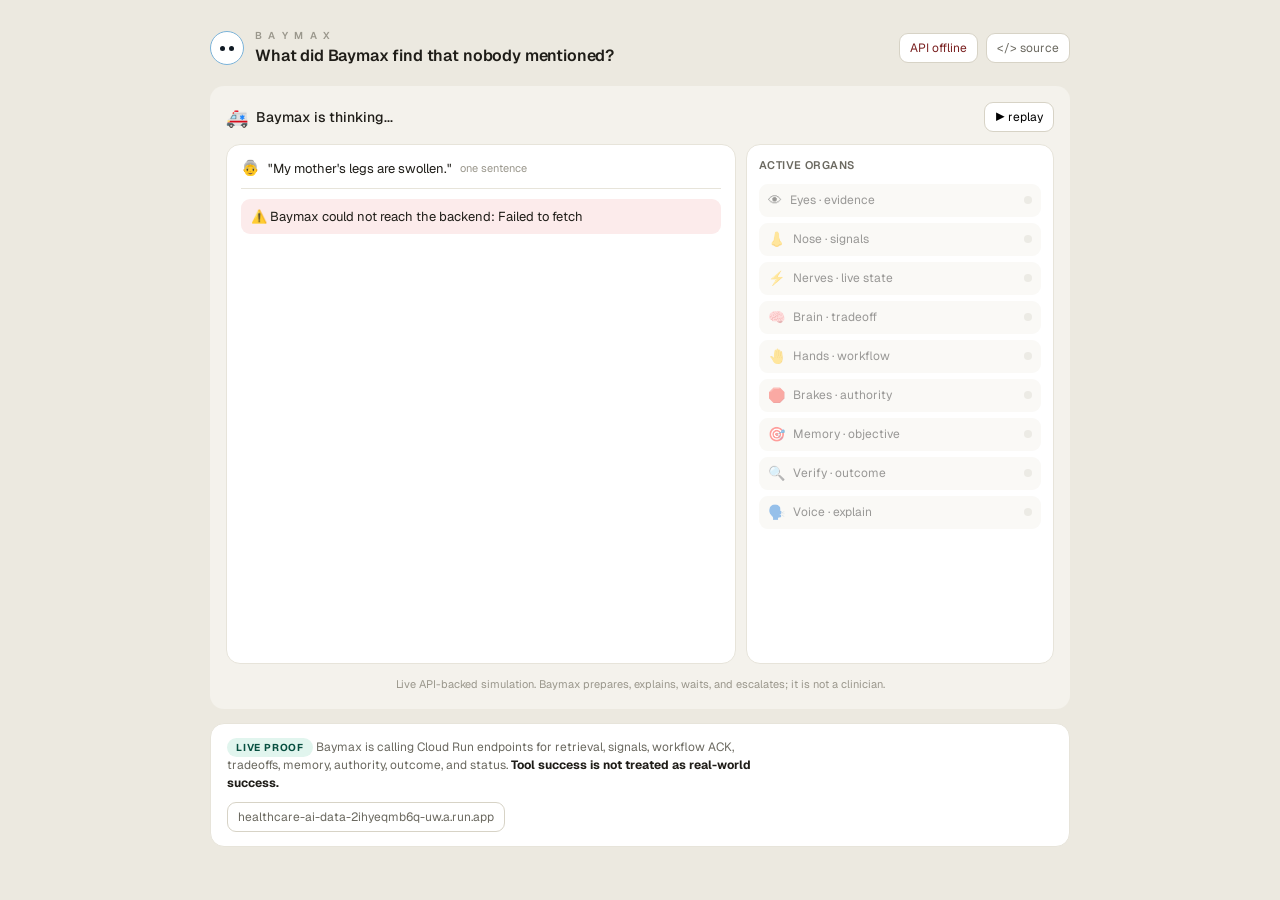
<file: ui/baymax/index.html>
<!doctype html>
<html lang="en">
<head>
  <meta charset="utf-8">
  <meta name="viewport" content="width=device-width, initial-scale=1">
  <meta name="description" content="Baymax retrieves hidden context, checks workflow state, weighs safety tradeoffs, and verifies outcomes before answering.">
  <title>Baymax · live reasoning theater</title>
  <link rel="icon" href="data:image/svg+xml,<svg xmlns='http://www.w3.org/2000/svg' viewBox='0 0 64 64'><circle cx='32' cy='32' r='30' fill='white' stroke='%237bb3d9'/><circle cx='22' cy='32' r='4' fill='%230f1923'/><path d='M26 32h12' stroke='%230f1923'/><circle cx='42' cy='32' r='4' fill='%230f1923'/></svg>">
  <link rel="preconnect" href="https://fonts.googleapis.com">
  <link rel="preconnect" href="https://fonts.gstatic.com" crossorigin>
  <link href="https://fonts.googleapis.com/css2?family=Geist:wght@300;400;500;600;700&display=swap" rel="stylesheet">
  <style>
    :root{
      --color-background-primary:#ffffff;
      --color-background-secondary:#f4f2ec;
      --color-border-tertiary:#e7e4da;
      --color-border-secondary:#d7d3c6;
      --color-text-secondary:#6b6960;
      --color-text-tertiary:#9a978c;
      --color-text-info:#0c447c;
      --color-background-info:#e6f1fb;
      --color-text-success:#085041;
      --color-background-success:#e1f5ee;
      --color-text-danger:#791f1f;
      --color-background-danger:#fcebeb;
      --color-background-warning:#faeeda;
      --color-text-warning:#633806;
      --color-background-purple:#eeedfe;
      --color-text-purple:#26215c;
      --border-radius-lg:14px;
      --border-radius-md:9px;
      --page-bg:#ece9e0;
      --ink:#1f1d18;
    }
    *{box-sizing:border-box}
    body{margin:0;background:var(--page-bg);color:var(--ink);font-family:"Geist",-apple-system,BlinkMacSystemFont,"Segoe UI",sans-serif;line-height:1.5;-webkit-font-smoothing:antialiased}
    .wrap{max-width:900px;margin:0 auto;padding:28px 20px 48px}
    header.top{display:flex;align-items:center;justify-content:space-between;gap:12px;margin-bottom:18px}
    .id{display:flex;align-items:center;gap:11px}
    .mark{width:34px;height:34px;border-radius:50%;background:#fff;border:1.5px solid #7bb3d9;display:flex;align-items:center;justify-content:center;gap:4px;flex:none}
    .mark i{width:5px;height:5px;border-radius:50%;background:#0f1923;display:block}
    .eyebrow{margin:0;font-size:10px;letter-spacing:.22em;color:var(--color-text-tertiary);font-weight:600}
    .id h1{margin:1px 0 0;font-size:16px;font-weight:600;letter-spacing:-.01em}
    .src,.api-pill{font-size:12px;color:var(--color-text-secondary);text-decoration:none;border:.5px solid var(--color-border-secondary);padding:5px 10px;border-radius:var(--border-radius-md);background:#fff}
    .src:hover{color:var(--ink)}
    .theater{background:var(--color-background-secondary);border-radius:var(--border-radius-lg);padding:1rem}
    .theater-head{display:flex;align-items:center;justify-content:space-between;margin-bottom:12px;gap:10px}
    .statusline{display:flex;align-items:center;gap:8px}
    .replay{font:inherit;font-size:12px;cursor:pointer;background:#fff;border:.5px solid var(--color-border-secondary);border-radius:var(--border-radius-md);padding:5px 10px}
    .grid{display:flex;gap:10px;align-items:stretch;flex-wrap:wrap}
    .stream-card{flex:1.7;min-width:290px;background:var(--color-background-primary);border:.5px solid var(--color-border-tertiary);border-radius:var(--border-radius-lg);padding:12px 14px;min-height:520px}
    .organ-card{flex:1;min-width:220px;background:var(--color-background-primary);border:.5px solid var(--color-border-tertiary);border-radius:var(--border-radius-lg);padding:12px}
    .patient-line{display:flex;align-items:center;gap:8px;padding-bottom:8px;border-bottom:.5px solid var(--color-border-tertiary);margin-bottom:10px}
    .stream{display:flex;flex-direction:column;gap:10px}
    .organ-list{display:flex;flex-direction:column;gap:6px}
    .organ{display:flex;align-items:center;gap:8px;padding:6px 9px;border-radius:var(--border-radius-md);background:var(--color-background-secondary);opacity:.45;transition:all .3s}
    .organ .name{font-size:12px;flex:1}
    .dot{width:8px;height:8px;border-radius:50%;background:var(--color-border-secondary)}
    .step{opacity:0;transform:translateY(6px);transition:all .35s;font-size:13px;line-height:1.5}
    .step.show{opacity:1;transform:none}
    .step.danger{background:var(--color-background-danger);border-radius:var(--border-radius-md);padding:8px 10px}
    .step.warn{background:var(--color-background-warning);border-radius:var(--border-radius-md);padding:8px 10px}
    .chiprow{display:flex;flex-wrap:wrap;gap:6px;margin-top:8px}
    .chip{font-size:12px;padding:3px 9px;border-radius:var(--border-radius-md);background:var(--color-background-secondary);color:var(--color-text-secondary)}
    .dual{opacity:0;transform:translateY(6px);transition:all .35s;display:flex;flex-direction:column;gap:8px}
    .dual.show{opacity:1;transform:none}
    .voice{border-radius:var(--border-radius-md);padding:9px 11px}
    .voice p{margin:0;font-size:12px;line-height:1.5}
    .voice .label{margin:0 0 3px;font-size:11px;font-weight:600}
    .proof{margin-top:14px;background:var(--color-background-primary);border:.5px solid var(--color-border-tertiary);border-radius:var(--border-radius-lg);padding:14px 16px;display:flex;flex-wrap:wrap;align-items:center;gap:10px 18px;justify-content:space-between}
    .proof .b{font-size:12px;color:var(--color-text-secondary);max-width:560px;margin:0}
    .proof strong{color:var(--ink)}
    .pill{font-size:10px;letter-spacing:.08em;font-weight:700;color:var(--color-text-success);background:var(--color-background-success);padding:3px 9px;border-radius:999px}
    .foot{margin:12px 0 0;font-size:11px;color:var(--color-text-tertiary);text-align:center}
    code{font-family:ui-monospace,SFMono-Regular,Menlo,monospace;font-size:.95em}
  </style>
</head>
<body>
  <main class="wrap">
    <header class="top">
      <div class="id">
        <span class="mark" aria-hidden="true"><i></i><i></i></span>
        <div>
          <p class="eyebrow">B A Y M A X</p>
          <h1>What did Baymax find that nobody mentioned?</h1>
        </div>
      </div>
      <div style="display:flex;gap:8px;align-items:center;flex-wrap:wrap;">
        <span class="api-pill" id="bf-api-status">checking API...</span>
        <a class="src" href="https://github.com/anix-lynch/baymax" target="_blank" rel="noopener">&lt;/&gt; source</a>
      </div>
    </header>

    <section class="theater" aria-label="Baymax live reasoning theater">
      <div class="theater-head">
        <div class="statusline"><span style="font-size:18px;">🚑</span><span style="font-size:14px;font-weight:500;">Baymax is thinking...</span><span id="bf-status" style="font-size:11px;color:var(--color-text-secondary);"></span></div>
        <button id="bf-replay" class="replay">▶ replay</button>
      </div>

      <div class="grid">
        <div class="stream-card">
          <div class="patient-line">
            <span style="font-size:15px;">👵</span>
            <span style="font-size:13px;">"My mother's legs are swollen."</span>
            <span style="font-size:11px;color:var(--color-text-tertiary);">one sentence</span>
          </div>
          <div id="bf-stream" class="stream"></div>
        </div>

        <aside class="organ-card">
          <p style="margin:0 0 10px;font-size:11px;font-weight:600;color:var(--color-text-secondary);letter-spacing:.04em;">ACTIVE ORGANS</p>
          <div id="bf-organs" class="organ-list"></div>
        </aside>
      </div>

      <p class="foot">Live API-backed simulation. Baymax prepares, explains, waits, and escalates; it is not a clinician.</p>
    </section>

    <section class="proof">
      <p class="b"><span class="pill">LIVE PROOF</span> Baymax is calling Cloud Run endpoints for retrieval, signals, workflow ACK, tradeoffs, memory, authority, outcome, and status. <strong>Tool success is not treated as real-world success.</strong></p>
      <span class="api-pill" id="bf-api-base"></span>
    </section>
  </main>
  <script src="/ui/baymax/baymax_live.js"></script>
</body>
</html>
</file>
